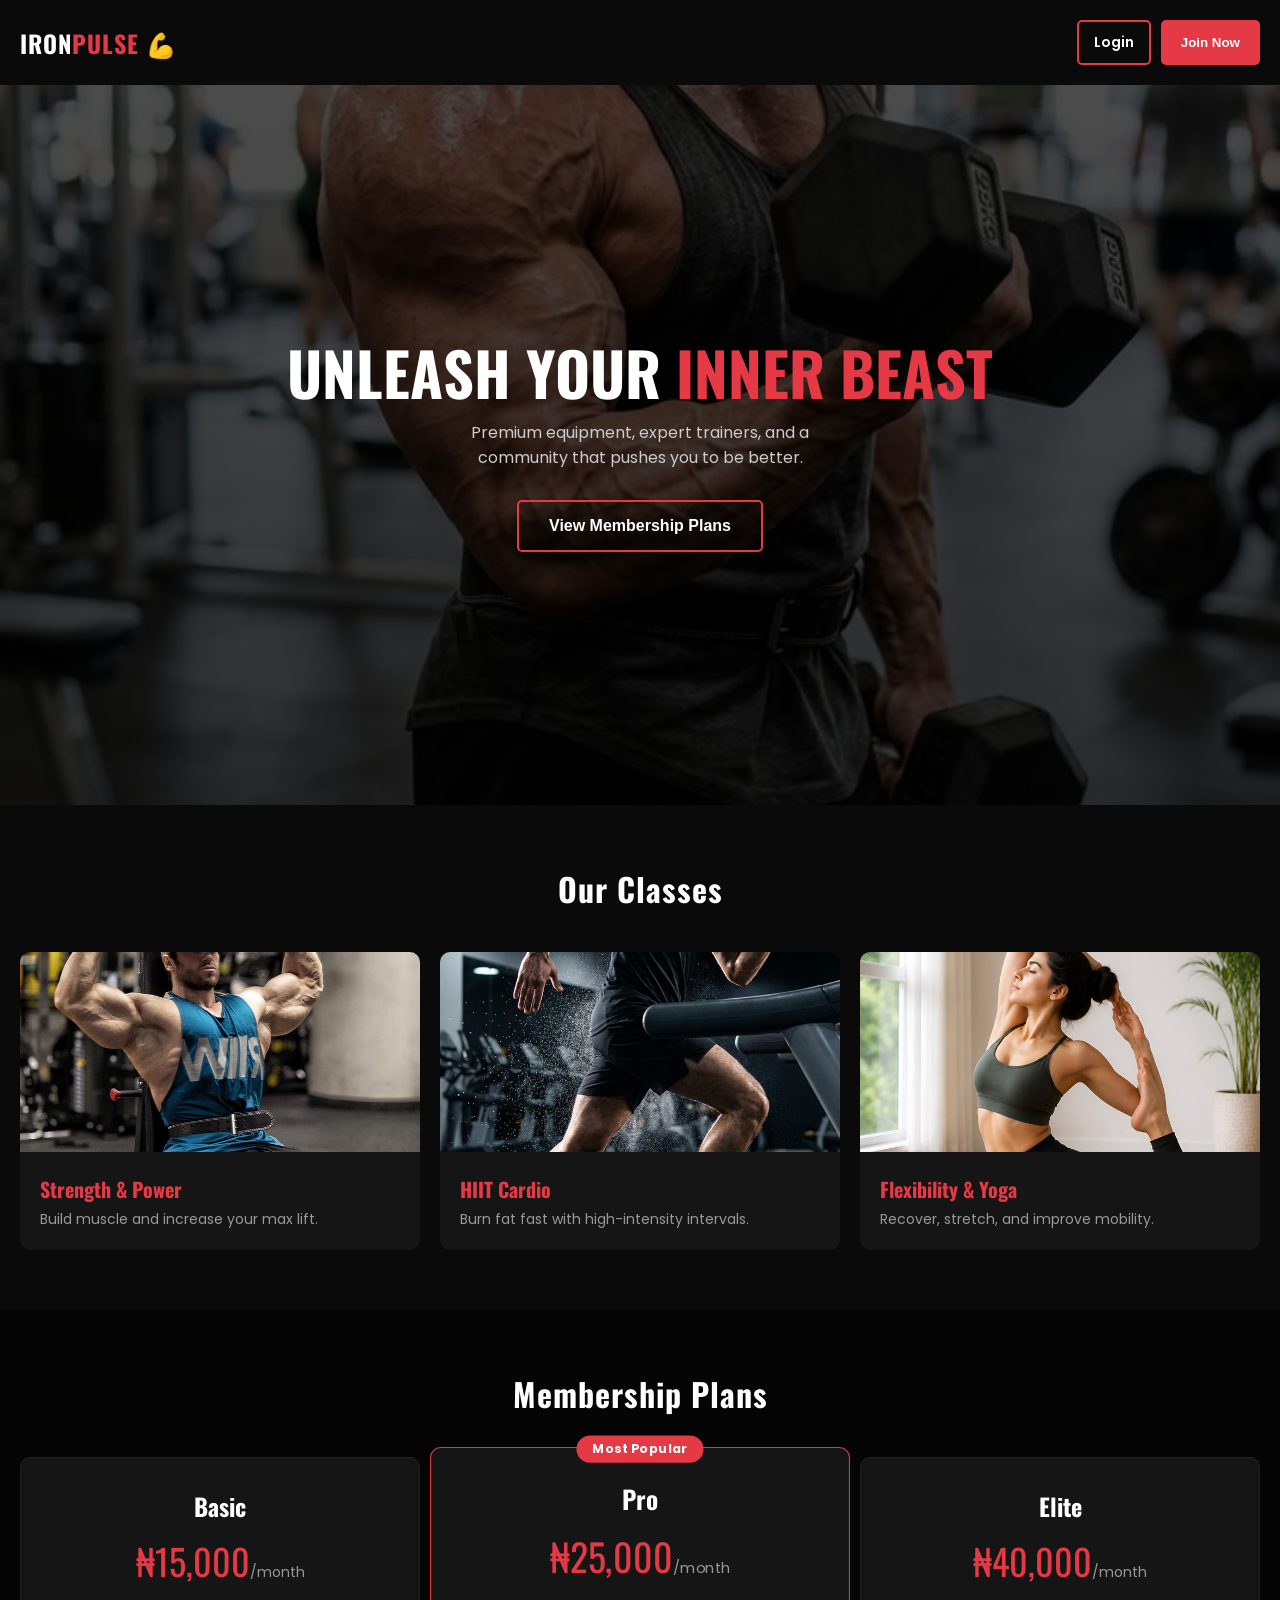
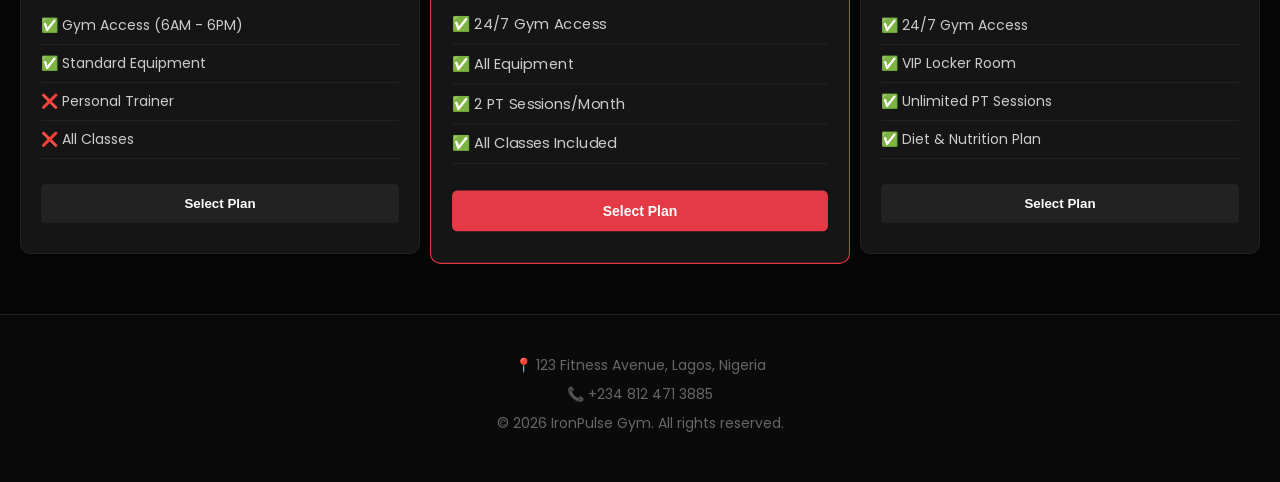
<file: index.html>
<!DOCTYPE html>
<html lang="en">
<head>
  <meta charset="UTF-8">
  <meta name="viewport" content="width=device-width, initial-scale=1.0">
  <title>IronPulse Gym — Transform Your Body</title>
  <!-- OG Tags for WhatsApp Preview -->
<meta property="og:title" content="IronPulse Gym — Transform Your Body">
<meta property="og:description" content="Premium equipment, expert trainers, and a community that pushes you to be better.">
<meta property="og:image" content="https://michaelonedibe73-ops.github.io/IronPulse-/gym-hero.jpg">
<meta property="og:url" content="https://michaelonedibe73-ops.github.io/IronPulse-/">
<meta property="og:type" content="website">
<meta name="twitter:card" content="summary_large_image">
  <link rel="stylesheet" href="style.css">
</head>
<body>

  <header>
    <div class="logo">IRON<span>PULSE</span> 💪</div>
    <div style="display: flex; gap: 10px;">
      <!-- The login button changes to Dashboard if logged in -->
      <a href="login.html" id="nav-login-btn" class="cta-btn" style="padding: 10px 15px; font-size: 14px; text-decoration: none; border-radius: 5px; border: 2px solid #e63946; color: #fff; font-weight: 600;">Login</a>
      <button class="join-btn" onclick="scrollToSection('pricing')">Join Now</button>
    </div>
  </header>

  <section class="hero">
    <h1>UNLEASH YOUR <span>INNER BEAST</span></h1>
    <p>Premium equipment, expert trainers, and a community that pushes you to be better.</p>
    <button class="cta-btn" onclick="scrollToSection('pricing')">View Membership Plans</button>
  </section>

  <section class="classes" id="classes">
    <h2>Our Classes</h2>
    <div class="class-grid">
      <div class="class-card">
        <img src="gym-weights.jpg" alt="Weightlifting">
        <h3>Strength & Power</h3>
        <p>Build muscle and increase your max lift.</p>
      </div>
      <div class="class-card">
        <img src="gym-cardio.jpg" alt="Cardio">
        <h3>HIIT Cardio</h3>
        <p>Burn fat fast with high-intensity intervals.</p>
      </div>
      <div class="class-card">
        <img src="gym-yoga.jpg" alt="Yoga">
        <h3>Flexibility & Yoga</h3>
        <p>Recover, stretch, and improve mobility.</p>
      </div>
    </div>
  </section>

  <section class="pricing" id="pricing">
    <h2>Membership Plans</h2>
    <div class="pricing-grid">
      <div class="price-card">
        <h3>Basic</h3>
        <p class="price">₦15,000<span>/month</span></p>
        <ul>
          <li>✅ Gym Access (6AM - 6PM)</li>
          <li>✅ Standard Equipment</li>
          <li>❌ Personal Trainer</li>
          <li>❌ All Classes</li>
        </ul>
        <button class="select-plan">Select Plan</button>
      </div>

      <div class="price-card popular">
        <div class="badge">Most Popular</div>
        <h3>Pro</h3>
        <p class="price">₦25,000<span>/month</span></p>
        <ul>
          <li>✅ 24/7 Gym Access</li>
          <li>✅ All Equipment</li>
          <li>✅ 2 PT Sessions/Month</li>
          <li>✅ All Classes Included</li>
        </ul>
        <button class="select-plan">Select Plan</button>
      </div>

      <div class="price-card">
        <h3>Elite</h3>
        <p class="price">₦40,000<span>/month</span></p>
        <ul>
          <li>✅ 24/7 Gym Access</li>
          <li>✅ VIP Locker Room</li>
          <li>✅ Unlimited PT Sessions</li>
          <li>✅ Diet & Nutrition Plan</li>
        </ul>
        <button class="select-plan">Select Plan</button>
      </div>
    </div>
  </section>

  <footer>
    <p>📍 123 Fitness Avenue, Lagos, Nigeria</p>
    <p>📞 +234 812 471 3885</p>
    <p>© 2026 IronPulse Gym. All rights reserved.</p>
  </footer>

  <script>
    // @ts-nocheck

    /** @param {string} id */

    // 1. Smooth Scrolling
    function scrollToSection(id) {
      const el = document.getElementById(id);
      if (el) el.scrollIntoView({ behavior: 'smooth' });
    }

    // 2. WhatsApp Plan Selection
    const planButtons = document.querySelectorAll(".select-plan");
    planButtons.forEach((btn, index) => {
      btn.addEventListener("click", () => {
        const phone = "2348124713885"; // Change to gym owner's number
        
        let planName = "";
        if (index === 0) planName = "Basic (₦15,000/month)";
        if (index === 1) planName = "Pro (₦25,000/month)";
        if (index === 2) planName = "Elite (₦40,000/month)";

        const message = `Hello IronPulse! I want to register for the ${planName} membership plan. Please let me know how to proceed.`;
        
        window.location.href = `https://wa.me/${phone}?text=${encodeURIComponent(message)}`;
      });
    });

    // 3. Check if User is Logged In (Fake Auth)
    const user = JSON.parse(localStorage.getItem("ironpulse_user"));
    if (user) {
      const loginBtn = document.getElementById("nav-login-btn");
      loginBtn.textContent = "Dashboard";
      loginBtn.href = "dashboard.html";
      loginBtn.style.background = "#e63946";
      loginBtn.style.borderColor = "#e63946";
    }
  </script>
</body>
</html>
</file>
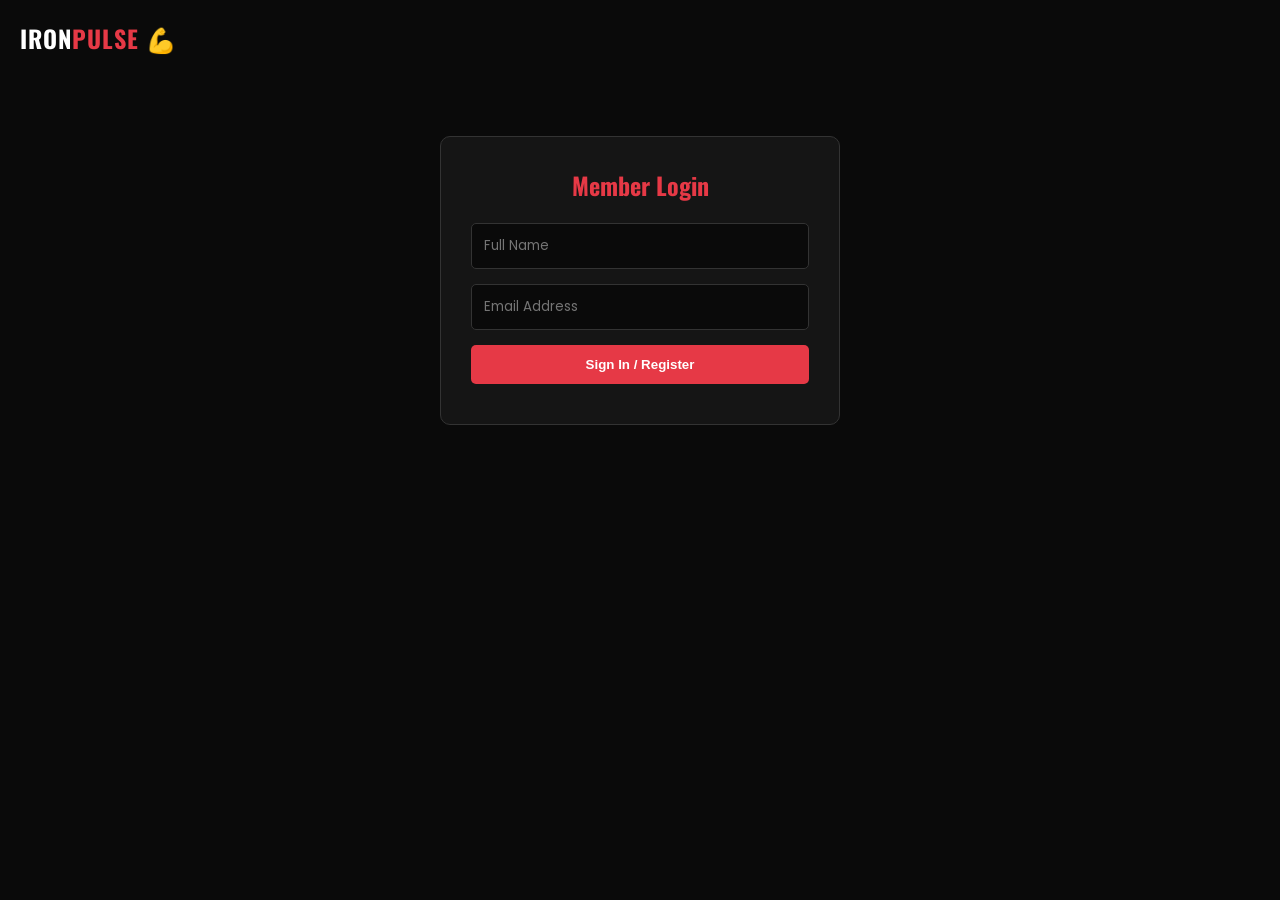
<file: dashboard.html>
<!DOCTYPE html>
<html lang="en">
<head>
  <meta charset="UTF-8">
  <meta name="viewport" content="width=device-width, initial-scale=1.0">
  <title>My Dashboard — IronPulse</title>
  <link rel="stylesheet" href="style.css">
  <style>
    .dash-container { padding: 20px; max-width: 600px; margin: auto; }
    .welcome-card { background: linear-gradient(135deg, #e63946, #8b0000); padding: 25px; border-radius: 10px; margin-bottom: 20px; }
    .welcome-card h1 { font-family: 'Oswald', sans-serif; font-size: 28px; margin-bottom: 5px; }
    .stat-grid { display: grid; grid-template-columns: 1fr 1fr; gap: 15px; margin-bottom: 20px; }
    .stat-card { background: #151515; padding: 20px; border-radius: 10px; border: 1px solid #333; }
    .stat-card h4 { color: #999; font-size: 12px; text-transform: uppercase; margin-bottom: 5px; }
    .stat-card p { font-size: 18px; font-weight: bold; color: #fff; }
    .workout-box { background: #151515; padding: 20px; border-radius: 10px; border: 1px solid #333; margin-bottom: 20px; }
    .workout-box h3 { color: #e63946; margin-bottom: 10px; font-family: 'Oswald', sans-serif; }
    .workout-box ul { list-style: none; color: #ccc; line-height: 1.8; }
    .logout-btn { width: 100%; padding: 15px; background: transparent; border: 1px solid #e63946; color: #e63946; font-weight: bold; border-radius: 5px; cursor: pointer; }
  </style>
</head>
<body>

  <header>
    <div class="logo"><a href="index.html" style="color:white; text-decoration:none;">IRON<span>PULSE</span> 💪</a></div>
    <a href="index.html" class="join-btn" style="text-decoration:none; padding: 10px 15px;">Home</a>
  </header>

  <div class="dash-container">
    <div class="welcome-card">
      <h1 id="welcome-name">Welcome!</h1>
      <p>You are crushing your fitness goals.</p>
    </div>

    <div class="stat-grid">
      <div class="stat-card">
        <h4>Current Plan</h4>
        <p id="user-plan">Loading...</p>
      </div>
      <div class="stat-card">
        <h4>Member Since</h4>
        <p id="join-date">Loading...</p>
      </div>
    </div>

    <div class="workout-box">
      <h3>💪 Today's Workout (Chest & Triceps)</h3>
      <ul>
        <li>1. Bench Press - 4 sets x 10 reps</li>
        <li>2. Incline Dumbbell Press - 3 sets x 12 reps</li>
        <li>3. Tricep Pushdowns - 3 sets x 15 reps</li>
        <li>4. Cable Flys - 3 sets x 15 reps</li>
      </ul>
    </div>

    <button class="logout-btn" id="logout-btn">Log Out</button>
  </div>

  <script>
    // Check if user is logged in
    const user = JSON.parse(localStorage.getItem("ironpulse_user"));
    
    if (!user) {
      // If not logged in, send back to login page
      window.location.href = "login.html";
    } else {
      // Fill in the dashboard details
      document.getElementById("welcome-name").textContent = "Welcome, " + user.name;
      document.getElementById("user-plan").textContent = user.plan;
      document.getElementById("join-date").textContent = user.joined;
    }

    // Logout logic
    document.getElementById("logout-btn").addEventListener("click", () => {
      localStorage.removeItem("ironpulse_user");
      window.location.href = "index.html";
    });
  </script>
</body>
</html>
</file>
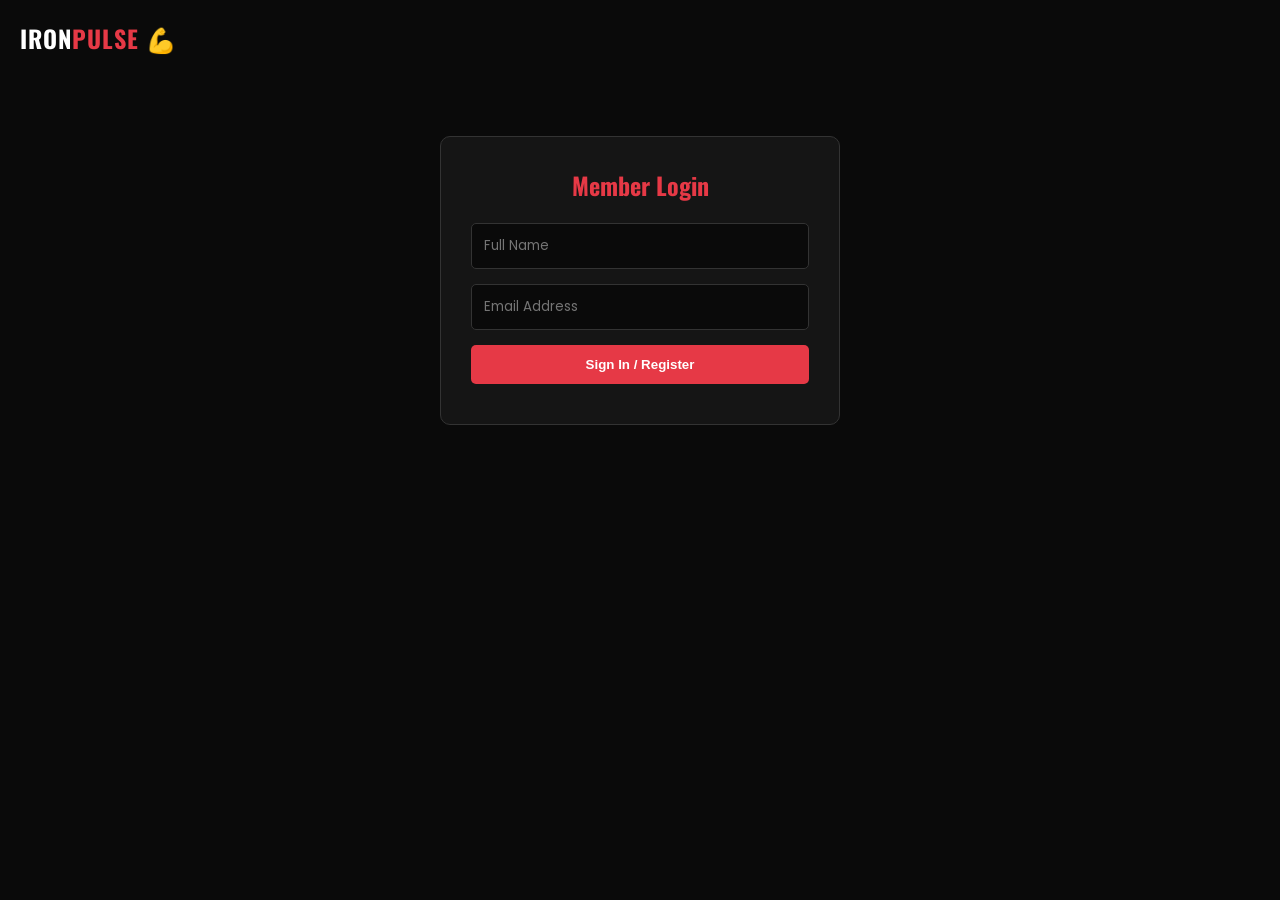
<file: login.html>
<!DOCTYPE html>
<html lang="en">
<head>
  <meta charset="UTF-8">
  <meta name="viewport" content="width=device-width, initial-scale=1.0">
  <title>Member Login — IronPulse</title>
  <link rel="stylesheet" href="style.css">
  <style>
    .auth-box { max-width: 400px; margin: 60px auto; background: #151515; padding: 30px; border-radius: 10px; border: 1px solid #333; }
    .auth-box h2 { font-family: 'Oswald', sans-serif; margin-bottom: 20px; text-align: center; color: #e63946; }
    .auth-box input { width: 100%; padding: 12px; margin-bottom: 15px; background: #0a0a0a; border: 1px solid #333; color: white; border-radius: 5px; font-family: inherit; }
    .auth-box button { width: 100%; padding: 12px; background: #e63946; color: white; border: none; border-radius: 5px; font-weight: bold; cursor: pointer; }
    .auth-msg { text-align: center; margin-top: 10px; font-size: 14px; color: #e63946; }
  </style>
</head>
<body>

  <header>
    <div class="logo"><a href="index.html" style="color:white; text-decoration:none;">IRON<span>PULSE</span> 💪</a></div>
  </header>

  <div class="auth-box">
    <h2>Member Login</h2>
    <form id="login-form">
      <input type="text" id="username" placeholder="Full Name" required>
      <input type="email" id="email" placeholder="Email Address" required>
      <button type="submit">Sign In / Register</button>
    </form>
    <p id="msg" class="auth-msg"></p>
  </div>

  <script>
    document.getElementById("login-form").addEventListener("submit", (e) => {
      e.preventDefault();
      const name = document.getElementById("username").value;
      const email = document.getElementById("email").value;
      
      // Save to local storage (Fake Auth)
      const user = { name, email, plan: "Pro Membership", joined: new Date().toLocaleDateString() };
      localStorage.setItem("ironpulse_user", JSON.stringify(user));
      
      document.getElementById("msg").textContent = "Success! Redirecting...";
      setTimeout(() => { window.location.href = "dashboard.html"; }, 1000);
    });
  </script>
</body>
</html>
</file>
<file: style.css>
@import url('https://fonts.googleapis.com/css2?family=Oswald:wght@500;700&family=Poppins:wght@400;600&display=swap');

* {
  margin: 0;
  padding: 0;
  box-sizing: border-box;
}

body {
  font-family: 'Poppins', sans-serif;
  background: #0a0a0a;
  color: #fff;
}

/* Header */
header {
  display: flex;
  justify-content: space-between;
  align-items: center;
  padding: 20px;
  background: rgba(10, 10, 10, 0.9);
  position: sticky;
  top: 0;
  z-index: 100;
}

.logo {
  font-family: 'Oswald', sans-serif;
  font-size: 24px;
  font-weight: 700;
  letter-spacing: 1px;
}

.logo span {
  color: #e63946; /* Neon Red */
}

.join-btn {
  background: #e63946;
  color: white;
  border: none;
  padding: 10px 20px;
  border-radius: 5px;
  font-weight: 600;
  cursor: pointer;
}

/* Hero */
.hero {
  background: linear-gradient(rgba(0,0,0,0.7), rgba(0,0,0,0.8)), url('gym-hero.jpg') center/cover;
  height: 80vh;
  display: flex;
  flex-direction: column;
  justify-content: center;
  align-items: center;
  text-align: center;
  padding: 20px;
}

.hero h1 {
  font-family: 'Oswald', sans-serif;
  font-size: 40px;
  line-height: 1.1;
  margin-bottom: 15px;
}

.hero h1 span {
  color: #e63946;
}

.hero p {
  font-size: 16px;
  color: #ccc;
  margin-bottom: 30px;
  max-width: 400px;
}

.cta-btn {
  background: transparent;
  color: #fff;
  border: 2px solid #e63946;
  padding: 15px 30px;
  font-size: 16px;
  font-weight: 600;
  border-radius: 5px;
  cursor: pointer;
  transition: 0.3s;
}

.cta-btn:hover {
  background: #e63946;
}

/* Classes */
.classes {
  padding: 60px 20px;
}

.classes h2, .pricing h2 {
  font-family: 'Oswald', sans-serif;
  text-align: center;
  font-size: 32px;
  margin-bottom: 40px;
  letter-spacing: 1px;
}

.class-grid {
  display: grid;
  grid-template-columns: 1fr;
  gap: 20px;
}

.class-card {
  background: #151515;
  border-radius: 10px;
  overflow: hidden;
}

.class-card img {
  width: 100%;
  height: 200px;
  object-fit: cover;
}

.class-card h3 {
  padding: 15px 20px 5px;
  font-family: 'Oswald', sans-serif;
  font-size: 20px;
  color: #e63946;
}

.class-card p {
  padding: 0 20px 20px;
  color: #999;
  font-size: 14px;
}

/* Pricing */
.pricing {
  padding: 60px 20px;
  background: #050505;
}

.pricing-grid {
  display: grid;
  grid-template-columns: 1fr;
  gap: 20px;
}

.price-card {
  background: #151515;
  padding: 30px 20px;
  border-radius: 10px;
  border: 1px solid #222;
  position: relative;
  text-align: center;
}

.price-card.popular {
  border-color: #e63946;
  transform: scale(1.02);
}

.badge {
  position: absolute;
  top: -12px;
  left: 50%;
  transform: translateX(-50%);
  background: #e63946;
  color: white;
  padding: 4px 15px;
  border-radius: 20px;
  font-size: 12px;
  font-weight: bold;
}

.price-card h3 {
  font-family: 'Oswald', sans-serif;
  font-size: 24px;
  margin-bottom: 10px;
}

.price {
  font-family: 'Oswald', sans-serif;
  font-size: 36px;
  color: #e63946;
  margin-bottom: 20px;
}

.price span {
  font-size: 14px;
  color: #999;
  font-family: 'Poppins', sans-serif;
}

.price-card ul {
  list-style: none;
  text-align: left;
  margin-bottom: 25px;
  color: #ccc;
  font-size: 14px;
}

.price-card ul li {
  padding: 8px 0;
  border-bottom: 1px solid #222;
}

.select-plan {
  width: 100%;
  padding: 12px;
  background: #222;
  color: white;
  border: none;
  border-radius: 5px;
  font-weight: 600;
  cursor: pointer;
  transition: 0.3s;
}

.price-card.popular .select-plan {
  background: #e63946;
}

.select-plan:hover {
  background: #e63946;
}

/* Footer */
footer {
  text-align: center;
  padding: 40px 20px;
  border-top: 1px solid #222;
  color: #666;
  font-size: 14px;
}

footer p {
  margin-bottom: 8px;
}

/* Desktop Responsiveness */
@media (min-width: 768px) {
  .hero h1 { font-size: 60px; }
  .class-grid { grid-template-columns: repeat(3, 1fr); }
  .pricing-grid { grid-template-columns: repeat(3, 1fr); align-items: center; }
  .price-card.popular { transform: scale(1.05); }
  }
</file>
